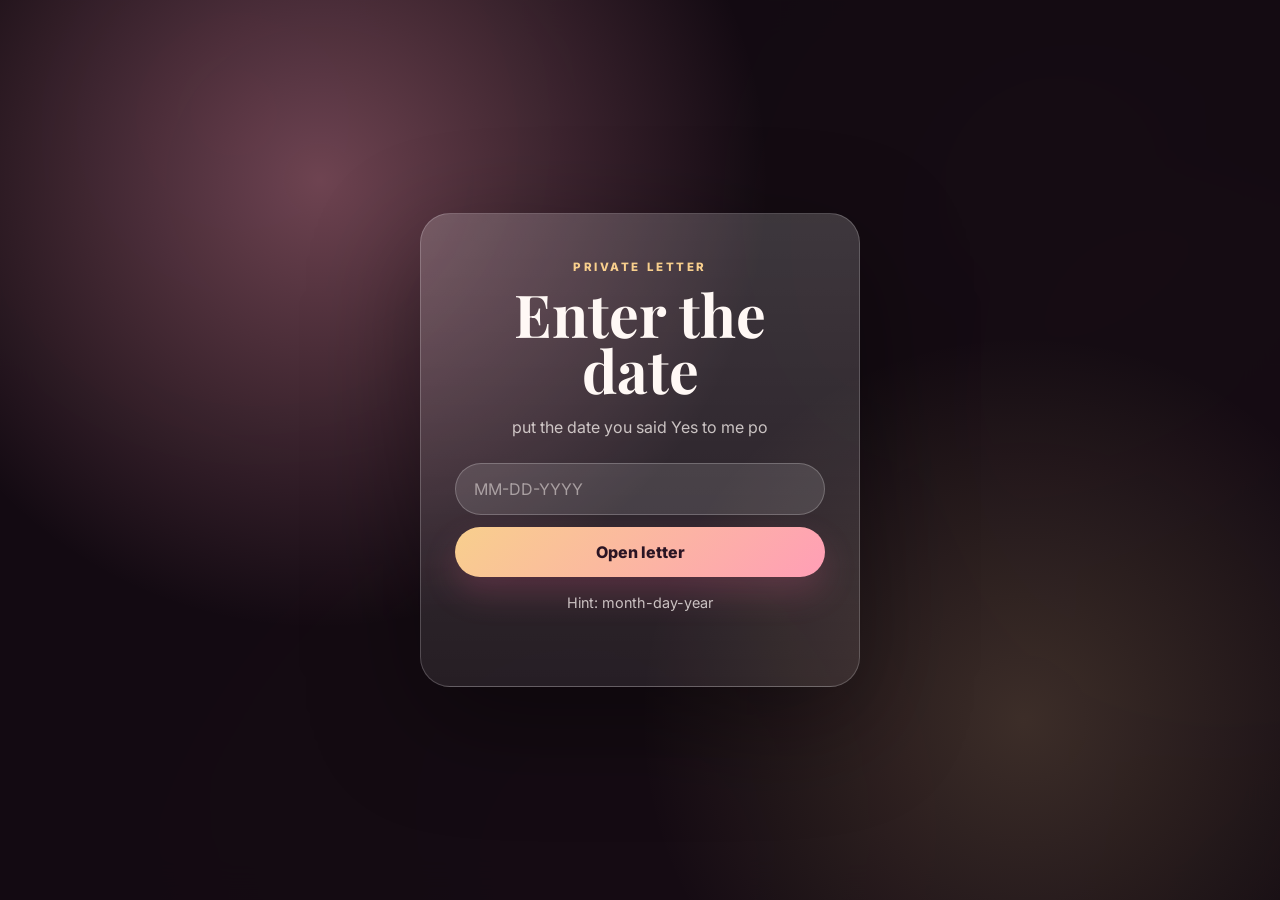
<file: index.html>
<!DOCTYPE html>
<html lang="en">
  <head>
    <meta charset="UTF-8" />
    <meta name="viewport" content="width=device-width, initial-scale=1.0" />
    <meta http-equiv="Cache-Control" content="no-cache, no-store, must-revalidate" />
    <meta http-equiv="Pragma" content="no-cache" />
    <meta http-equiv="Expires" content="0" />
    <title>A Farewell Letter</title>
    <link rel="preconnect" href="https://fonts.googleapis.com" />
    <link rel="preconnect" href="https://fonts.gstatic.com" crossorigin />
    <link
      href="https://fonts.googleapis.com/css2?family=Inter:wght@400;500;700&family=Playfair+Display:wght@600;700&display=swap"
      rel="stylesheet"
    />
    <link rel="stylesheet" href="index.css?v=pc-fix-3" />
    <style>
      body.is-locked #mainContent,
      #mainContent.locked,
      #mainContent[hidden] {
        display: none !important;
        visibility: hidden !important;
      }

      body.is-locked {
        overflow: hidden;
      }
    </style>
  </head>
  <body class="is-locked">
    <section class="password-screen" id="passwordScreen" aria-label="Password entry">
      <div class="password-card">
        <p class="eyebrow">Private letter</p>
        <h2>Enter the date</h2>
        <p class="password-note">
          put the date you said Yes to me po
        </p>
        <form id="passwordForm" class="password-form">
          <input
            id="passwordInput"
            type="password"
            placeholder="MM-DD-YYYY"
            aria-label="Password date"
            autocomplete="off"
            required
          />
          <button type="submit">Open letter</button>
        </form>
        <p class="password-hint">Hint: month-day-year</p>
        <p class="password-error" id="passwordError" role="alert"></p>
      </div>
    </section>

    <main class="page locked" id="mainContent" hidden aria-hidden="true">
      <section class="hero" aria-label="Farewell introduction">
        <p class="eyebrow">A letter for the memories</p>
        <h1>Before I fully let go</h1>
        <p class="hero-text">
          This is my last letter to you France.
        </p>
      </section>

      <section class="letter-card" aria-label="Farewell letter">
        <div class="letter-header">
          <span class="small-title">One last message</span>
          <span class="date">Since 2024</span>
        </div>

        <article class="letter">
          <p>
            I read everything you said, and I understand. I know I hurt you many times, and I won’t deny any of it. I’m really sorry for everything I did. Hindi ko na ijujustify yung mga pagkakamali ko, because I know I failed you and I became someone you said you never wanted. But before I fully let go, I just want to say this one last time, and I hope you read it kahit once lang.
          </p>

          <p>
            I realized something about myself, lablab. I was so focused on myself, my fears, my insecurities, my jealousy, and my habits that hurt you and this relationship. Hindi yan fair as in, never siyang patas. You gave me your time, your patience, and your heart, and I didn’t do my job the way I should have. Instead of making you feel safe and loved, I made you tired, hurt, and disappointed, and I’m sorry for that.
          </p>

          <p>
            The moment we met last 2024 was really special to me. It didn’t feel random to me. It felt like the start of something important in my life. I still remember our first talks, the jokes, the nights we stayed up, the games we played, and the small things that made me happy. From the start, I was already so invested in you.
          </p>

          <p>
            I remember our video calls, solving Rubik’s cube together, you teaching me better combinations, and even the little things I overthought. Looking back, I know I made mistakes and I probably made you feel controlled or pressured, and I’m really sorry for that. I remember the times I failed to protect your feelings, and until now I regret that so much.
          </p>

          <p>
            I remember how you could lose your mood for the simplest reasons and how sometimes it was just because you were hungry. I found those small things cute. I remember wanting to take care of you in little ways, even when things became harder. When you agreed to let me court you, I was genuinely so happy. That was one of the happiest moments for me.
          </p>

          <p>
            When I found out I would finally see you, I was so excited that I couldn’t even sleep properly. I was nervous and overthinking everything, even how I would look in front of you. When I finally saw you in person, sobrang ganda mo talaga. I will never forget that moment. You gave me confidence to be less shy, and those moments became some of the best memories of my life.
          </p>

          <p>
            I remember everything we did together, the simple places we went, the pictures, the food, the flowers, the necklace, the first experiences, and the feeling that I was lucky because it was you. I wished we lived closer, so I could see you more, take you out, sit with you at night under the sky, and just be with you.
          </p>

          <p>
            I remember so much about you, not only the memories but who you are. I remember your humor, your voice, your smile, your eyes, the things you love, the colors you like, the food you enjoy, the games, the night sky, roses, and the dreams you talked about. I also remember the things you hated, especially dishonesty, irresponsibility, disrespect, and people who do not make you feel safe. It hurts me to admit that I became someone who made you feel some of those things, someone I promised I would never be.
          </p>

          <p>
            I remember the rules we talked about, never cheating, never lying, always communicating, respecting each other, always checking up, and never sleeping while we were fighting. I remember the promises we made, that it would only be us. I know I broke some of those, and that is why we are here now.
          </p>

          <p>
            I still look back at our videos, our monthsary memories, and everything we built together. For me, none of it was fake. I truly loved you, and part of me still does. I know sorry isn’t enough, and I know I don’t deserve another chance right now. I’m not going to force you or pressure you anymore. If this is really the end for you, I’ll respect your decision and I’ll stop contacting you like you asked.
          </p>

          <p>
            But if there’s even a small chance someday, even if it is not now, I hope you can remember me and our memories without pain. And even if I’m no longer part of your life, I sincerely wish you the best. I hope life treats you kindly. I hope you become successful, peaceful, happy, and surrounded by people who truly love and protect you.
          </p>

          <p>
            I hope you get to experience all the beautiful things you deserve, and I hope you never lose the light, confidence, and softness that made you so special to me. Thank you for everything, for your time, your love, your presence, and for being one of the best things that ever happened to me. I’m really sorry for everything, and I’ll always be thankful for you.
          </p>
        </article>
      </section>

      <section class="memory-strip" aria-label="Memory highlights">
        <div>
          <strong>Thank you</strong>
          <span>for the time</span>
        </div>
        <div>
          <strong>Sorry</strong>
          <span>for the hurt</span>
        </div>
        <div>
          <strong>Goodbye</strong>
          <span>with respect</span>
        </div>
      </section>
    </main>

    <script>
      const PASSWORDS = ["03-16-2025", "03/16/2025", "03162025", "March 16 2025", "march 16 2025"];
      const passwordScreen = document.getElementById("passwordScreen");
      const mainContent = document.getElementById("mainContent");
      const passwordForm = document.getElementById("passwordForm");
      const passwordInput = document.getElementById("passwordInput");
      const passwordError = document.getElementById("passwordError");

      sessionStorage.removeItem("farewellUnlocked");
      localStorage.removeItem("farewellUnlocked");

      function unlockPage() {
        passwordScreen.classList.add("hidden");
        mainContent.hidden = false;
        mainContent.removeAttribute("hidden");
        mainContent.setAttribute("aria-hidden", "false");
        mainContent.classList.remove("locked");
        document.body.classList.remove("is-locked");
        document.body.classList.add("unlocked");
      }

      passwordForm.addEventListener("submit", function (event) {
        event.preventDefault();
        const enteredPassword = passwordInput.value.trim().toLowerCase();
        const isCorrect = PASSWORDS.some(function (password) {
          return password.toLowerCase() === enteredPassword;
        });

        if (isCorrect) {
          unlockPage();
        } else {
          passwordError.textContent = "Wrong date. Please try again.";
          passwordInput.value = "";
          passwordInput.focus();
        }
      });
    </script>
  </body>
</html>
</file>
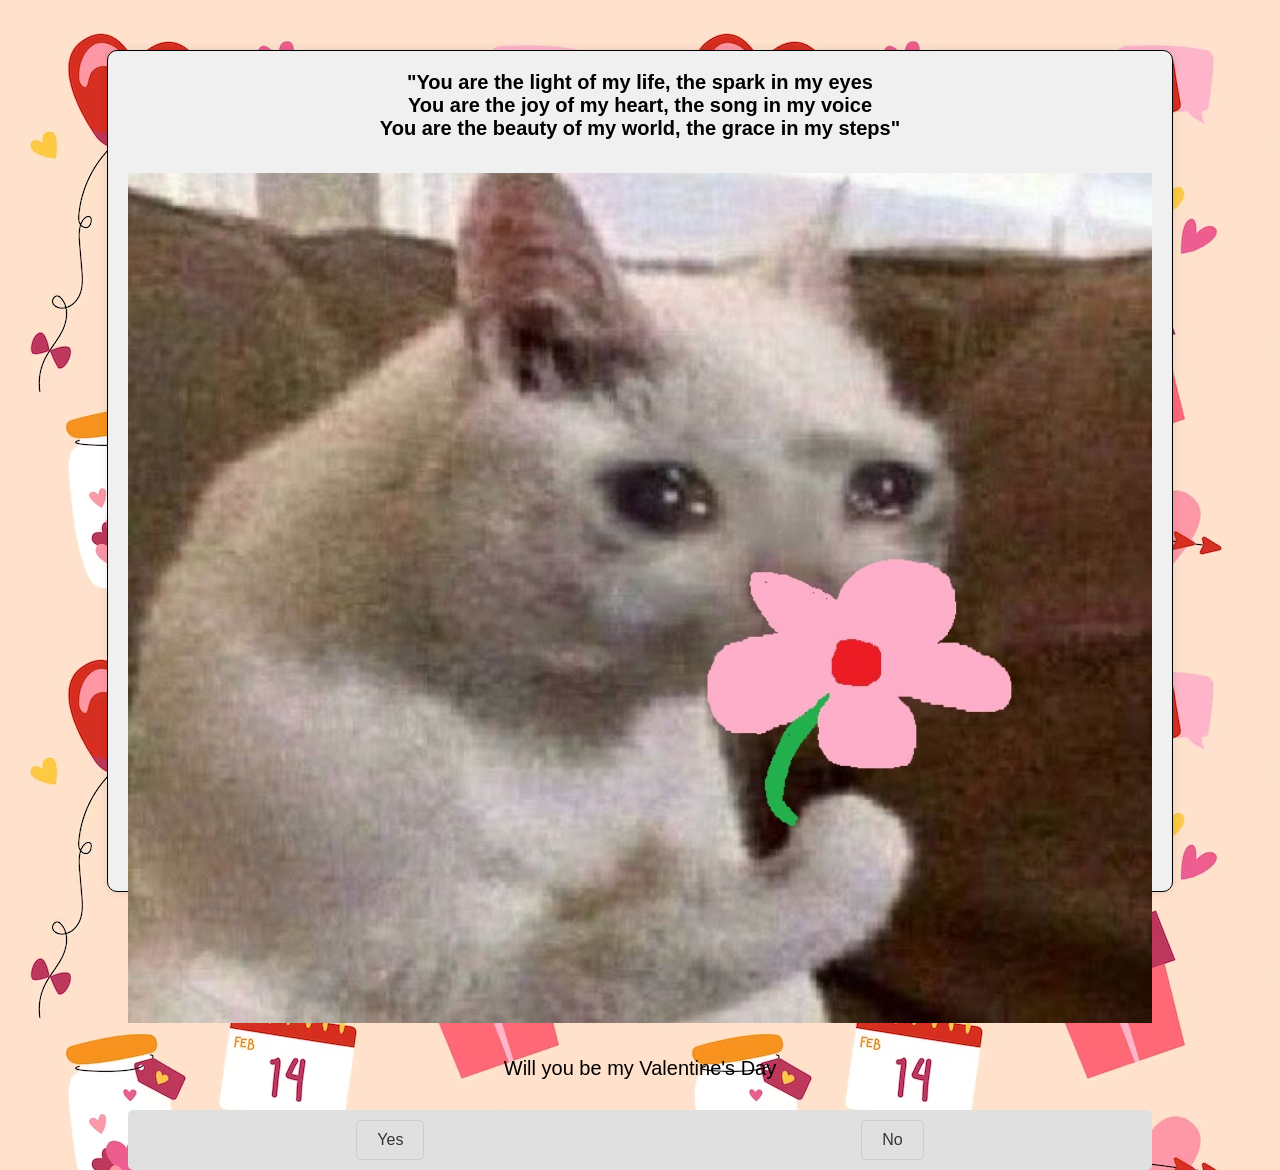
<file: Valentime/index.html>
<!DOCTYPE html>
<html>
  <head>
    <meta charset="UTF-8">
    <title>Will you be my valentine's day?</title>
    <link rel="stylesheet" type="text/css" href="index.css">
  </head>
  <body>
    <div class="card">
      <h1>"You are the light of my life, the spark in my eyes
       <br> You are the joy of my heart, the song in my voice
       <br> You are the beauty of my world, the grace in my steps"</h1>
      <img src="beg.jpg" alt="Heart">
      <p>Will you be my Valentine's Day</p>
        <div class="response-box">
        <a href="yes.html">Yes</a>
        <a href="no.html">No</a>
        </div>
    </div>
  </body>
</html>
</file>
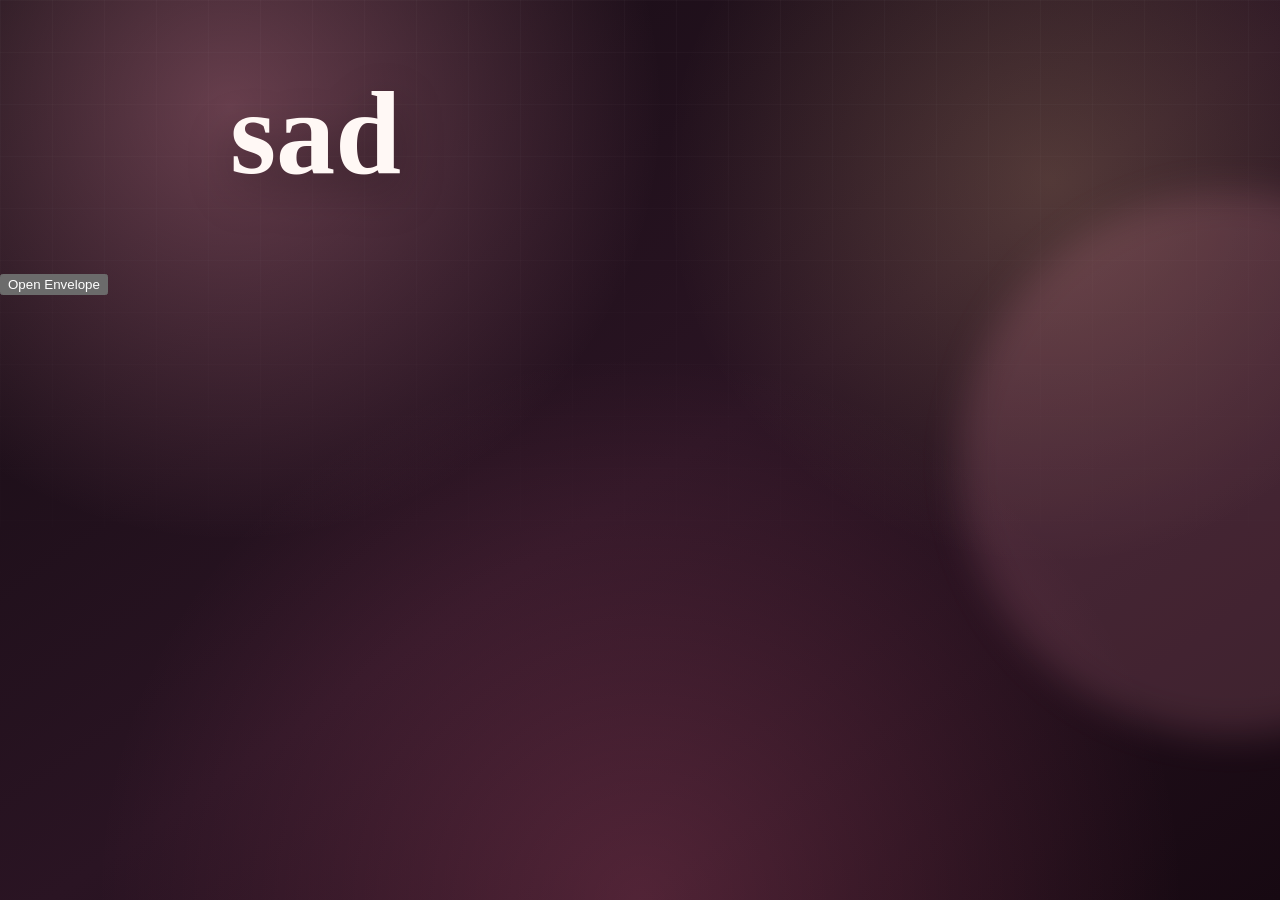
<file: letter.html>
<!DOCTYPE html>
<html>
  <head>
    <a href="index.html"></a>
    <meta charset="UTF-8">
    <link rel="stylesheet" type="text/css" href="index.css">
    <title>Valentine's Day Greeting</title>
  </head>
  <body>
    <div class="envelope">
      <div class="letter">
        <h1>sad</h1>
        <p></p>
      </div>
      <button class="proceed">Open Envelope</button>
    </div>
  </body>
</html>
</file>
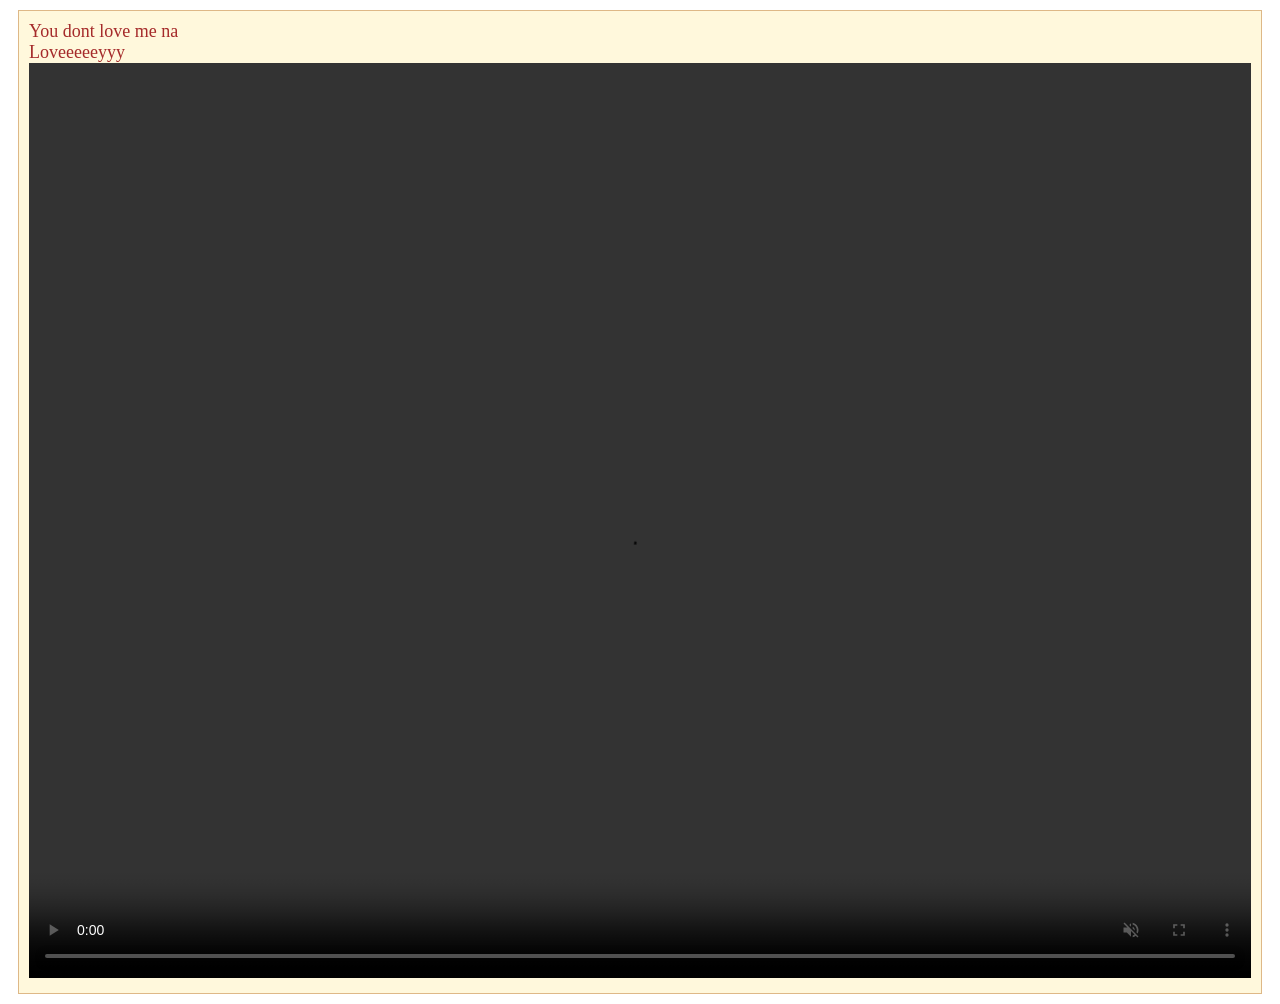
<file: no.html>
<!DOCTYPE html>
<html lang="en">
<head>
    <meta charset="UTF-8">
    <style>
        .box {
            margin: 10px;
            padding: 10px;
            font-size: 18px;
        }
        .info {
            color: brown;
            background: cornsilk;
            border: 1px solid burlywood;
        }
    </style>
</head>
<body>
    <!-- Information box -->
    <div class="box info">
       You dont love me na 
        <br> Loveeeeeyyy 
        <video width="100%" height="915" controls autoplay muted>
            <source src="cry.mp4" type="video/mp4">
           
        </video>
    </div>
</body>
</html>
</file>
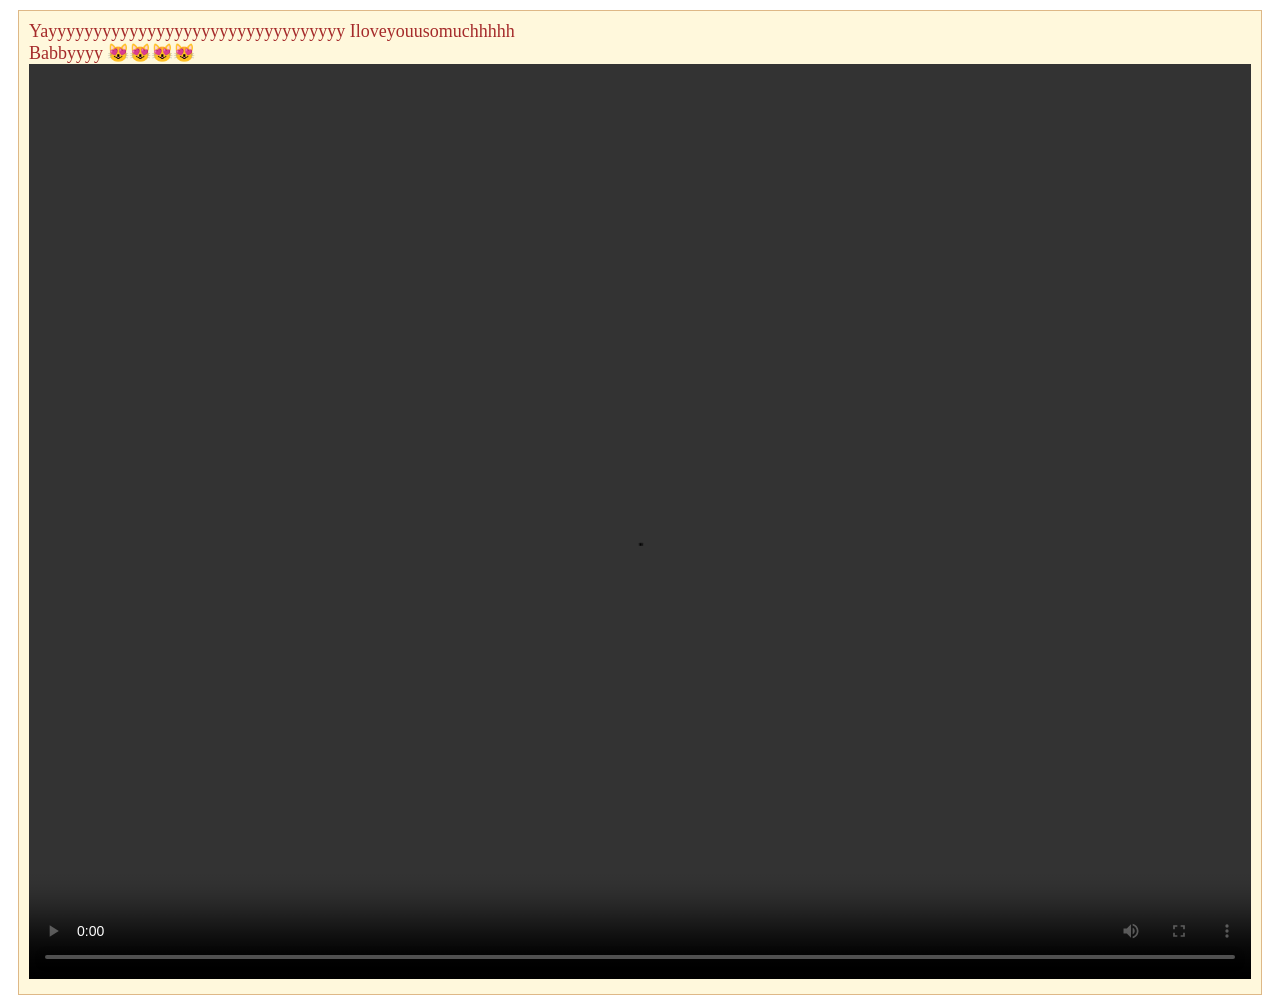
<file: yes.html>
<!DOCTYPE html>
<html lang="en">
<head>
    <meta charset="UTF-8">
    <style>
        .box {
            margin: 10px;
            padding: 10px;
            font-size: 18px;
        }
        .info {
            color: brown;
            background: cornsilk;
            border: 1px solid burlywood;
        }
    </style>
</head>
<body>
    <!-- Information box -->
    <div class="box info">
        Yayyyyyyyyyyyyyyyyyyyyyyyyyyyyyyyyy Iloveyouusomuchhhhh
        <br> Babbyyyy 😻😻😻😻
        <video width="100%" height="915" controls autoplay>
            <source src="HappyCat.mp4" type="video/mp4">
           
        </video>
    </div>
</body>
</html>
</file>
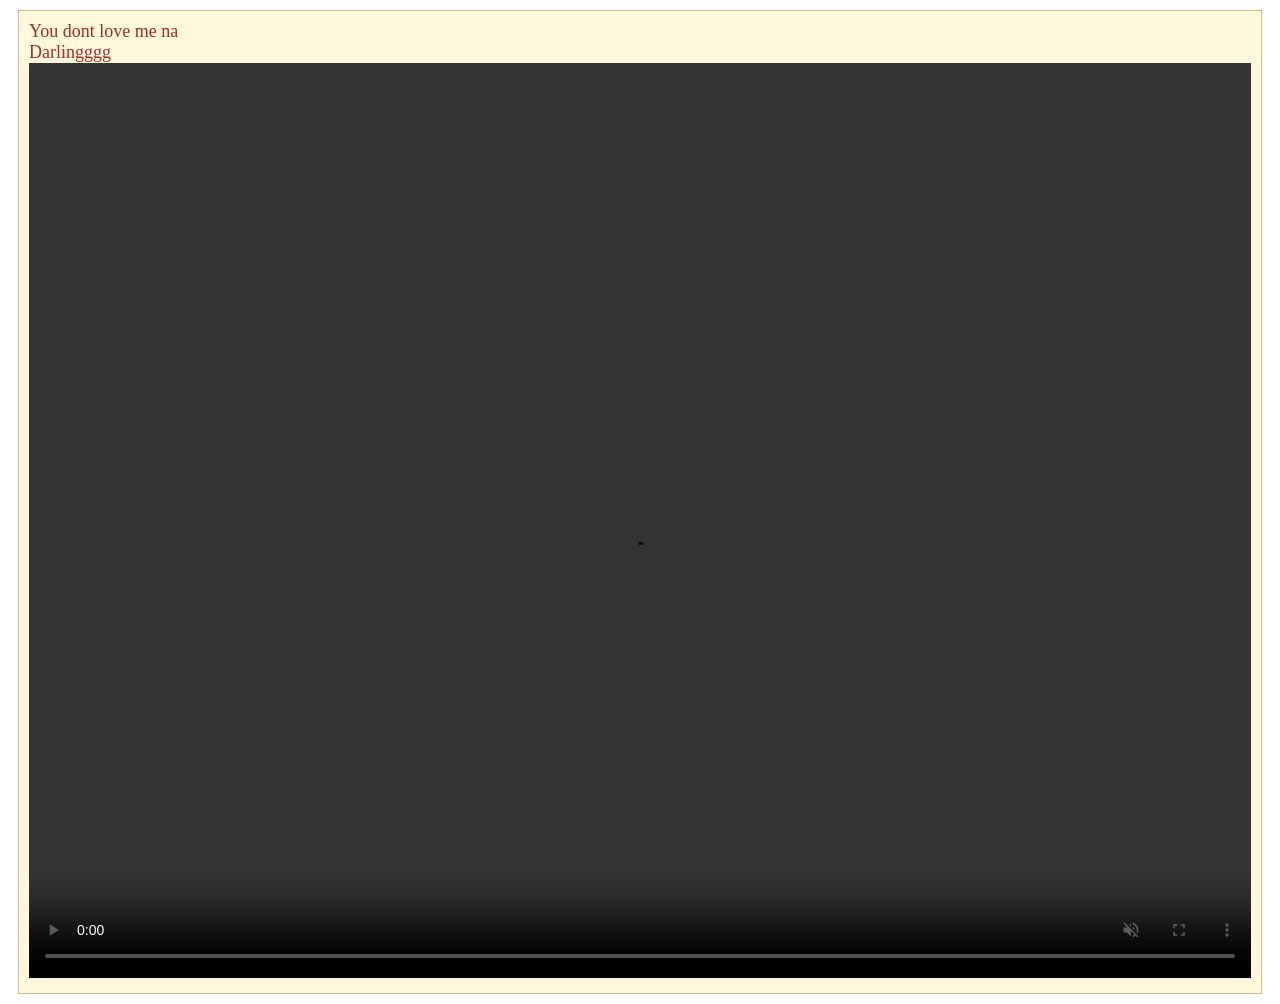
<file: Valentime/no.html>
<!DOCTYPE html>
<html lang="en">
<head>
    <meta charset="UTF-8">
    <style>
        .box {
            margin: 10px;
            padding: 10px;
            font-size: 18px;
        }
        .info {
            color: brown;
            background: cornsilk;
            border: 1px solid burlywood;
        }
    </style>
</head>
<body>
    <!-- Information box -->
    <div class="box info">
       You dont love me na 
        <br> Darlingggg 
        <video width="100%" height="915" controls autoplay muted>
            <source src="cry.mp4" type="video/mp4">
           
        </video>
    </div>
</body>
</html>
</file>
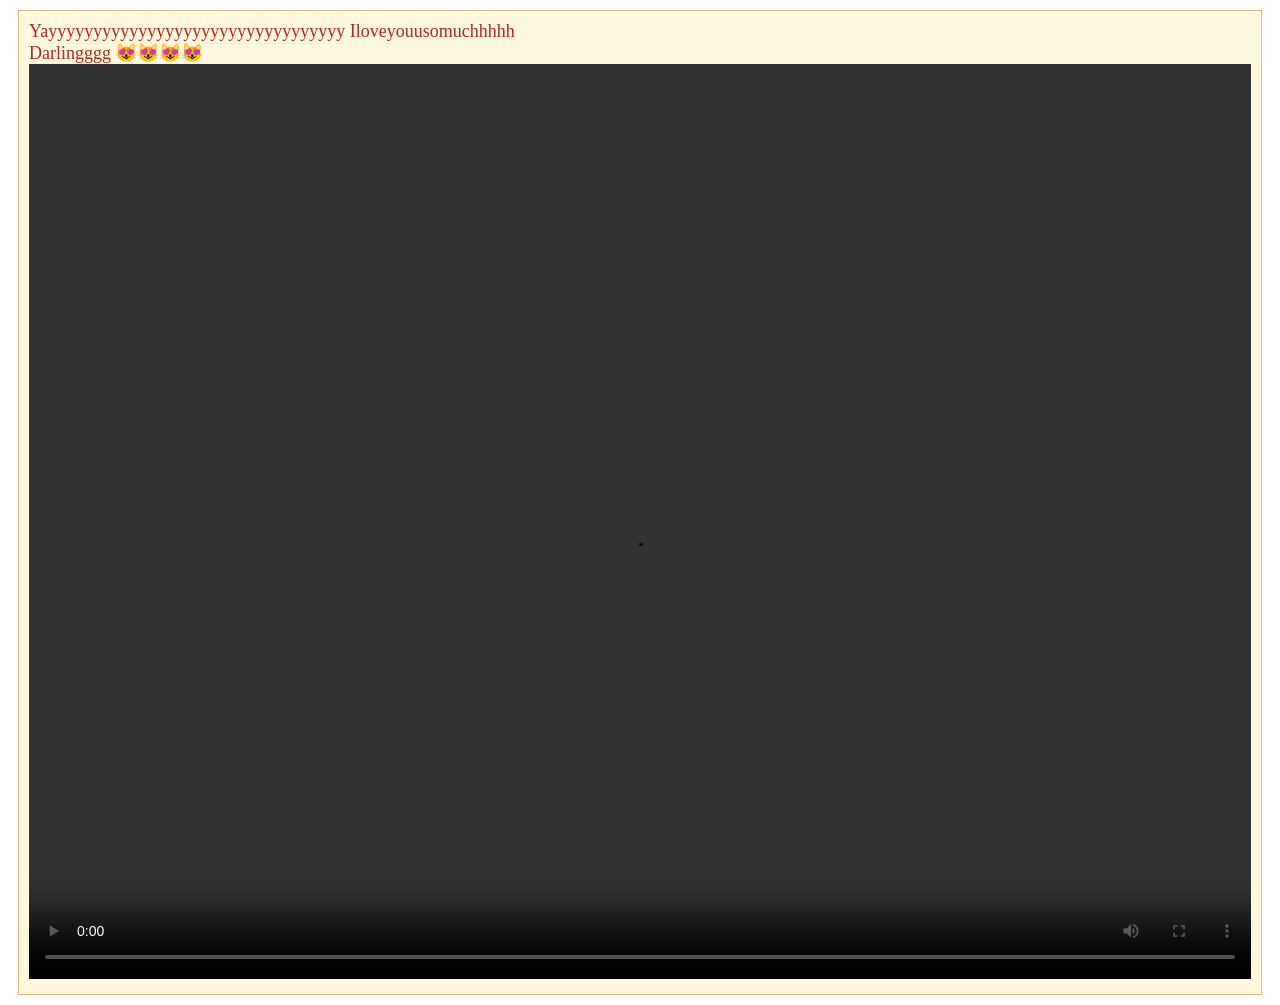
<file: Valentime/yes.html>
<!DOCTYPE html>
<html lang="en">
<head>
    <meta charset="UTF-8">
    <style>
        .box {
            margin: 10px;
            padding: 10px;
            font-size: 18px;
        }
        .info {
            color: brown;
            background: cornsilk;
            border: 1px solid burlywood;
        }
    </style>
</head>
<body>
    <!-- Information box -->
    <div class="box info">
        Yayyyyyyyyyyyyyyyyyyyyyyyyyyyyyyyyy Iloveyouusomuchhhhh
        <br> Darlingggg 😻😻😻😻
        <video width="100%" height="915" controls autoplay>
            <source src="HappyCat.mp4" type="video/mp4">
           
        </video>
    </div>
</body>
</html>
</file>
<file: index.css>
:root {
  color-scheme: dark;
  --bg: #130b12;
  --bg-deep: #2a1423;
  --card: rgba(255, 248, 245, 0.92);
  --card-soft: rgba(255, 255, 255, 0.12);
  --text: #2f2027;
  --text-light: #fff8f5;
  --muted: #7c626b;
  --muted-light: rgba(255, 248, 245, 0.74);
  --accent: #ff9eb6;
  --accent-strong: #ff6f99;
  --accent-dark: #733149;
  --gold: #f8cf8d;
  --line: rgba(255, 255, 255, 0.2);
  --paper-line: rgba(115, 49, 73, 0.14);
  --shadow: 0 34px 110px rgba(0, 0, 0, 0.38);
}

* {
  box-sizing: border-box;
}

html {
  scroll-behavior: smooth;
}

body {
  margin: 0;
  min-height: 100vh;
  font-family: "Inter", Arial, sans-serif;
  color: var(--text-light);
  background:
    radial-gradient(circle at 18% 12%, rgba(255, 158, 182, 0.34), transparent 27rem),
    radial-gradient(circle at 82% 20%, rgba(248, 207, 141, 0.2), transparent 24rem),
    radial-gradient(circle at 50% 100%, rgba(255, 111, 153, 0.22), transparent 34rem),
    linear-gradient(145deg, var(--bg), var(--bg-deep) 52%, #170912);
  overflow-x: hidden;
}

body::before {
  content: "";
  position: fixed;
  inset: 0;
  pointer-events: none;
  background-image:
    linear-gradient(rgba(255, 255, 255, 0.025) 1px, transparent 1px),
    linear-gradient(90deg, rgba(255, 255, 255, 0.025) 1px, transparent 1px);
  background-size: 52px 52px;
  mask-image: linear-gradient(to bottom, black, transparent 78%);
  z-index: -2;
}

body::after {
  content: "";
  position: fixed;
  width: 34rem;
  height: 34rem;
  right: -14rem;
  top: 12rem;
  border-radius: 50%;
  background: rgba(255, 158, 182, 0.16);
  filter: blur(18px);
  z-index: -1;
}

.locked {
  display: none !important;
}

.password-screen {
  position: fixed;
  inset: 0;
  z-index: 20;
  display: grid;
  place-items: center;
  padding: 24px;
  background:
    radial-gradient(circle at 25% 20%, rgba(255, 158, 182, 0.38), transparent 28rem),
    radial-gradient(circle at 80% 80%, rgba(248, 207, 141, 0.18), transparent 24rem),
    rgba(19, 11, 18, 0.96);
  backdrop-filter: blur(18px);
  transition: opacity 0.35s ease, visibility 0.35s ease;
}

.password-screen.hidden {
  opacity: 0;
  visibility: hidden;
  pointer-events: none;
}

.password-card {
  width: min(100%, 440px);
  padding: 34px;
  border: 1px solid var(--line);
  border-radius: 30px;
  text-align: center;
  background: linear-gradient(180deg, rgba(255, 255, 255, 0.18), rgba(255, 255, 255, 0.08));
  box-shadow: var(--shadow);
}

.password-card h2 {
  margin: 12px 0 12px;
  font-family: "Playfair Display", Georgia, serif;
  font-size: clamp(2.2rem, 8vw, 3.7rem);
  line-height: 0.95;
  color: var(--text-light);
}

.password-note,
.password-hint {
  color: var(--muted-light);
  line-height: 1.7;
}

.password-hint {
  margin: 14px 0 0;
  font-size: 0.9rem;
}

.password-form {
  display: grid;
  gap: 12px;
  margin-top: 22px;
}

.password-form input,
.password-form button {
  width: 100%;
  border: 0;
  border-radius: 999px;
  padding: 15px 18px;
  font: inherit;
}

.password-form input {
  color: var(--text-light);
  background: rgba(255, 255, 255, 0.12);
  border: 1px solid rgba(255, 255, 255, 0.22);
  outline: none;
}

.password-form input::placeholder {
  color: rgba(255, 248, 245, 0.5);
}

.password-form input:focus {
  border-color: var(--gold);
  box-shadow: 0 0 0 4px rgba(248, 207, 141, 0.12);
}

.password-form button {
  cursor: pointer;
  font-weight: 800;
  color: #2a1423;
  background: linear-gradient(135deg, var(--gold), var(--accent));
  box-shadow: 0 16px 34px rgba(255, 111, 153, 0.2);
  transition: transform 0.2s ease, box-shadow 0.2s ease;
}

.password-form button:hover {
  transform: translateY(-2px);
  box-shadow: 0 20px 42px rgba(255, 111, 153, 0.28);
}

.password-error {
  min-height: 1.5rem;
  margin: 12px 0 0;
  color: #ffb8c8;
  font-weight: 700;
}

.page {
  width: min(100%, 1040px);
  margin: 0 auto;
  padding: 82px 22px 64px;
}

.hero {
  position: relative;
  text-align: center;
  padding: 64px 20px 52px;
}

.hero::before {
  content: "✦";
  position: absolute;
  top: 14px;
  left: 50%;
  transform: translateX(-50%);
  color: var(--gold);
  font-size: 1.4rem;
  opacity: 0.9;
}

.eyebrow,
.small-title,
.date {
  letter-spacing: 0.22em;
  text-transform: uppercase;
  font-size: 0.72rem;
  font-weight: 800;
}

.eyebrow {
  color: var(--gold);
}

.small-title,
.date {
  color: var(--accent-dark);
}

h1 {
  margin: 16px auto 20px;
  max-width: 820px;
  font-family: "Playfair Display", Georgia, serif;
  font-size: clamp(3.4rem, 10vw, 7.4rem);
  line-height: 0.9;
  color: var(--text-light);
  text-wrap: balance;
  text-shadow: 0 16px 46px rgba(0, 0, 0, 0.34);
}

.hero-text {
  max-width: 680px;
  margin: 0 auto;
  font-size: clamp(1rem, 2.4vw, 1.24rem);
  line-height: 1.85;
  color: var(--muted-light);
}

.letter-card {
  position: relative;
  border: 1px solid var(--line);
  border-radius: 38px;
  background:
    linear-gradient(180deg, rgba(255, 255, 255, 0.96), rgba(255, 245, 242, 0.9)),
    var(--card);
  box-shadow: var(--shadow);
  overflow: hidden;
}

.letter-card::before {
  content: "";
  position: absolute;
  inset: 0;
  pointer-events: none;
  background:
    linear-gradient(90deg, transparent 0, transparent 48px, rgba(255, 111, 153, 0.09) 49px, transparent 50px),
    repeating-linear-gradient(to bottom, transparent 0, transparent 35px, rgba(115, 49, 73, 0.045) 36px);
  opacity: 0.55;
}

.letter-card::after {
  content: "";
  position: absolute;
  inset: 18px;
  border: 1px solid rgba(115, 49, 73, 0.08);
  border-radius: 28px;
  pointer-events: none;
}

.letter-header {
  position: relative;
  z-index: 1;
  display: flex;
  justify-content: space-between;
  align-items: center;
  gap: 16px;
  padding: 26px clamp(24px, 5vw, 58px);
  border-bottom: 1px solid var(--paper-line);
  background: linear-gradient(90deg, rgba(255, 235, 240, 0.9), rgba(255, 248, 245, 0.72));
}

.letter {
  position: relative;
  z-index: 1;
  padding: clamp(30px, 6vw, 64px);
}

.letter p {
  max-width: 820px;
  margin: 0 auto 1.45rem;
  font-size: clamp(1rem, 2vw, 1.1rem);
  line-height: 1.98;
  color: #3d2b32;
}

.letter p:first-child::first-letter {
  float: left;
  margin: 0.11rem 0.45rem 0 0;
  font-family: "Playfair Display", Georgia, serif;
  font-size: 5.2rem;
  line-height: 0.78;
  color: var(--accent-dark);
}

.memory-strip {
  display: grid;
  grid-template-columns: repeat(3, 1fr);
  gap: 16px;
  margin-top: 28px;
}

.memory-strip div {
  position: relative;
  padding: 26px 20px;
  border: 1px solid var(--line);
  border-radius: 28px;
  text-align: center;
  background: linear-gradient(180deg, rgba(255, 255, 255, 0.16), rgba(255, 255, 255, 0.08));
  box-shadow: 0 18px 54px rgba(0, 0, 0, 0.2);
  backdrop-filter: blur(14px);
  overflow: hidden;
}

.memory-strip div::before {
  content: "";
  position: absolute;
  inset: 0;
  background: radial-gradient(circle at top, rgba(255, 158, 182, 0.22), transparent 70%);
  opacity: 0;
  transition: opacity 0.25s ease, transform 0.25s ease;
}

.memory-strip div:hover::before {
  opacity: 1;
  transform: scale(1.05);
}

.memory-strip strong,
.memory-strip span {
  position: relative;
  z-index: 1;
  display: block;
}

.memory-strip strong {
  font-family: "Playfair Display", Georgia, serif;
  font-size: 1.55rem;
  color: var(--text-light);
}

.memory-strip span {
  margin-top: 7px;
  color: var(--muted-light);
}

::selection {
  color: #2a1423;
  background: var(--gold);
}

@media (max-width: 680px) {
  .page {
    padding: 42px 14px 44px;
  }

  .hero {
    padding: 46px 10px 38px;
  }

  .password-card {
    padding: 28px 22px;
  }

  .letter-card {
    border-radius: 26px;
  }

  .letter-card::after {
    inset: 10px;
    border-radius: 20px;
  }

  .letter-header {
    flex-direction: column;
    align-items: flex-start;
    padding: 22px 24px;
  }

  .letter {
    padding: 30px 24px;
  }

  .letter p {
    line-height: 1.86;
  }

  .memory-strip {
    grid-template-columns: 1fr;
  }
}
</file>
<file: Valentime/index.css>
body {
    background-image: url(bg.png);
    background-color: #d14545;
    font-family: Arial, sans-serif;
  }
  
  .card {
    width: 400px;
    height: 800px;
    background-color: #e0b0c3;
    border: 1px solid #000000;
    border-radius: 10px;
    margin: 50px auto;
    padding: 20px;
    text-align: center;
  }
  
  .card h1 {
    font-size: 20px;
    margin-top: 0;
  }
  
  .card img {
    width: 100%;
    height: auto;
    margin-top: 20px;
  }
  
  .card p {
    font-size: 20px;
    margin-top: 30px;
    margin-bottom: 30px;
  }
  
  .button {
    display: block;
    width: 200px;
    height: 50px;
    background-color: #ff4444;
    color: #fff;
    border-radius: 10px;
    text-decoration: none;
    line-height: 50px;
    margin: 0 auto;
  }

  .envelope {
    position: relative;
    width: 200px;
    height: 120px;
    background-color: #ffffff;
    border: 1px solid #cc3333;
    border-radius: 10px;
    margin: 0 auto;
    margin-top: 50px;
    overflow: hidden;
  }
  .envelope:before {
    content: "";
    position: absolute;
    top: 0;
    left: 0;
    width: 100%;
    height: 100%;
    background-image: url("https://example.com/envelope.png");
    background-size: cover;
    z-index: -1;
  }
  .envelope .letter {
    position: absolute;
    bottom: 0;
    left: 0;
    width: 100%;
    padding: 20px;
    background-color: #ffffff;
    border-top: 1px solid #cc3333;
    box-sizing: border-box;
    transform: translateY(100%);
    transition: transform 0.3s ease;
  }
  .envelope.opened .letter {
    transform: translateY(0);
  }
  .envelope .letter h1 {
    color: #cc3333;
    text-align: center;
  }
  .envelope .letter p {
    font-size: 20px;
    line-height: 1.5;
  }
  .envelope .proceed {
    width: 100%;
    height: 50px;
    background-color: #cc3333;
    color: #ffffff;
    border: none;
    border-radius: 10px;
    font-size: 20px;
    cursor: pointer;
    margin: 0 auto;
    display: block;
    margin-top: 20px;
  }

  body {
    margin: 0;
    padding: 0;
    font-family: 'Arial', sans-serif;
  }
  
  .card {
    text-align: center;
    margin: 50px auto;
    padding: 20px;
    width: 80%;
    background-color: #f0f0f0;
    border-radius: 10px;
    box-shadow: 0 0 10px rgba(0, 0, 0, 0.1);
  }
  
  .card img {
    max-width: 100%;
    height: auto;
    margin-top: 20px;
  }
  
  .response-box {
    display: flex;
    justify-content: space-around;
    margin-top: 20px;
    padding: 10px;
    background-color: #e0e0e0;
    border-radius: 5px;
    animation: fadeIn 1s ease-in-out;
  }
  
  .response-box a {
    text-decoration: none;
    padding: 10px 20px;
    color: #333;
    border: 1px solid #ccc;
    border-radius: 5px;
  }
  
  .response-box a:hover {
    background-color: #ddd;
  }
  
  @keyframes fadeIn {
    from {
      opacity: 0;
    }
    to {
      opacity: 1;
    }
  }
</file>
